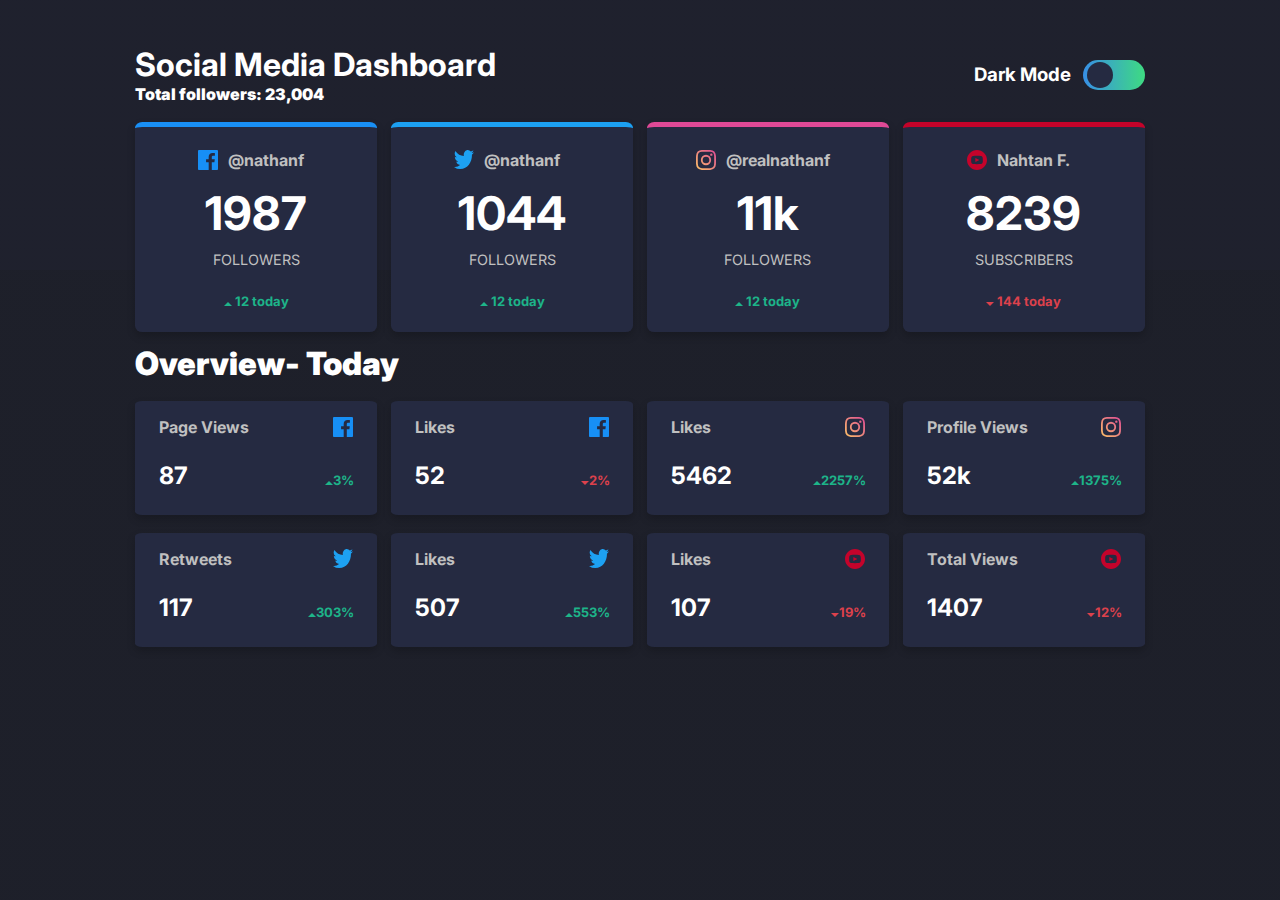
<file: index.html>
<!DOCTYPE html>
<html lang="en">
<head>
    <meta charset="UTF-8">
    <meta http-equiv="X-UA-Compatible" content="IE=edge">
    <meta name="viewport" content="width=device-width, initial-scale=1.0">
    <title>Social media dashboard</title>
    <link rel="stylesheet" href="style.css">
</head>
<body class="dark">
    <main>

        <section>
        <div class="header">
            <div class="left">
                <h1>Social Media Dashboard</h1>
                <h2>Total followers: 23,004</h2>
            </div>
            <div class="right">
                <h3>Dark Mode</h3>
                <label class="switch">
                    <input type="checkbox" id="toggler">
                    <span class="slider round"></span>
                </label>
            </div>
        </div>
      </section>

        <section>
        <div class="row">
            <div class="column">
              <div class="card one darkCard">
                <div class="tag">
                    <img src="./images/icon-facebook.svg" alt="facebook-icon">
                    <div class="name fade">@nathanf</div>
                </div>
                <h1>1987</h1>
                <div class="low fade">FOLLOWERS</div>
                <div class="low up">
                    <img src="./images/icon-up.svg" alt="upvote">
                    12 today
                </div>
              </div>
            </div>
          
            <div class="column">
                <div class="card two darkCard">
                  <div class="tag">
                      <img src="./images/icon-twitter.svg" alt="twitter-icon">
                      <div class="name fade">@nathanf</div>
                  </div>
                  <h1>1044</h1>
                  <div class="low fade">FOLLOWERS</div>
                  <div class="low up">
                      <img src="./images/icon-up.svg" alt="upvote">
                      12 today
                  </div>
                </div>
              </div>
            
              <div class="column">
                <div class="card three darkCard">
                  <div class="tag">
                      <img src="./images/icon-instagram.svg" alt="instagram-icon">
                      <div class="name fade">@realnathanf</div>
                  </div>
                  <h1>11k</h1>
                  <div class="low fade">FOLLOWERS</div>
                  <div class="low up">
                      <img src="./images/icon-up.svg" alt="upvote">
                      12 today
                  </div>
                </div>
              </div>
            
              <div class="column">
                <div class="card four darkCard">
                  <div class="tag">
                      <img src="./images/icon-youtube.svg" alt="facebook-icon">
                      <div class="name fade">Nahtan F.</div>
                  </div>
                  <h1>8239</h1>
                  <div class="low fade">SUBSCRIBERS</div>
                  <div class="low down">
                      <img src="./images/icon-down.svg" alt="downvote">
                      144 today
                  </div>
                </div>
              </div>
          </div>
        </section>


          <section>

          <div class="lower">

            <div class="header">
                <div class="left">
                    <h1><b>Overview- Today</b></h1>
                </div>
            </div>

            <div class="row">
                <div class="column">
                  <div class="card darkCard">
                    <div class="top">
                        <h4 class="fade">Page Views</h4>
                        <img src="./images/icon-facebook.svg" alt="facebook-icon">
                    </div>
                    <div class="bottom">
                        <h2 class="adjust">87</h2>
                        <div class="low up"><img src="./images/icon-up.svg" alt="upvote">3%</div>        
                    </div>
                  </div>
                </div>
              
                <div class="column">
                    <div class="card darkCard">
                      <div class="top">
                          <h4 class="fade">Likes</h4>
                          <img src="./images/icon-facebook.svg" alt="facebook-icon">
                      </div>
                      <div class="bottom">
                          <h2 class="adjust">52</h2>
                          <div class="low down"><img src="./images/icon-down.svg" alt="downvote">2%</div>        
                      </div>
                    </div>
                  </div>
                
                  <div class="column">
                    <div class="card darkCard">
                      <div class="top">
                          <h4 class="fade">Likes</h4>
                          <img src="./images/icon-instagram.svg" alt="instagram-icon">
                      </div>
                      <div class="bottom">
                          <h2 class="adjust">5462</h2>
                          <div class="low up"><img src="./images/icon-up.svg" alt="upvote">2257%</div>        
                      </div>
                    </div>
                  </div>
                
                  <div class="column">
                    <div class="card darkCard">
                      <div class="top">
                          <h4 class="fade">Profile Views</h4>
                          <img src="./images/icon-instagram.svg" alt="instagram-icon">
                      </div>
                      <div class="bottom">
                          <h2 class="adjust">52k</h2>
                          <div class="low up"><img src="./images/icon-up.svg" alt="upvote">1375%</div>        
                      </div>
                    </div>
                  </div>
              </div>
              <div class="row">
                <div class="column">
                    <div class="card darkCard">
                      <div class="top">
                          <h4 class="fade">Retweets</h4>
                          <img src="./images/icon-twitter.svg" alt="twitter-icon">
                      </div>
                      <div class="bottom">
                          <h2 class="adjust">117</h2>
                          <div class="low up"><img src="./images/icon-up.svg" alt="upvote">303%</div>        
                      </div>
                    </div>
                  </div>
              
                  <div class="column">
                    <div class="card darkCard">
                      <div class="top">
                          <h4 class="fade">Likes</h4>
                          <img src="./images/icon-twitter.svg" alt="twitter-icon">
                      </div>
                      <div class="bottom">
                          <h2 class="adjust">507</h2>
                          <div class="low up"><img src="./images/icon-up.svg" alt="">553%</div>        
                      </div>
                    </div>
                  </div>
                
                  <div class="column">
                    <div class="card darkCard">
                      <div class="top">
                          <h4 class="fade">Likes</h4>
                          <img src="./images/icon-youtube.svg" alt="youtube-icon">
                      </div>
                      <div class="bottom">
                          <h2 class="adjust">107</h2>
                          <div class="low down"><img src="./images/icon-down.svg" alt="">19%</div>        
                      </div>
                    </div>
                  </div>
                
                  <div class="column">
                    <div class="card darkCard">
                      <div class="top">
                          <h4 class="fade">Total Views</h4>
                          <img src="./images/icon-youtube.svg" alt="youtube-icon">
                      </div>
                      <div class="bottom">
                          <h2 class="adjust">1407</h2>
                          <div class="low down"><img src="./images/icon-down.svg" alt="">12%</div>        
                      </div>
                    </div>
                  </div>
              </div>
          </div>

        </section>

    </main>

    <script src="main.js"></script>
</body>
</html>
</file>
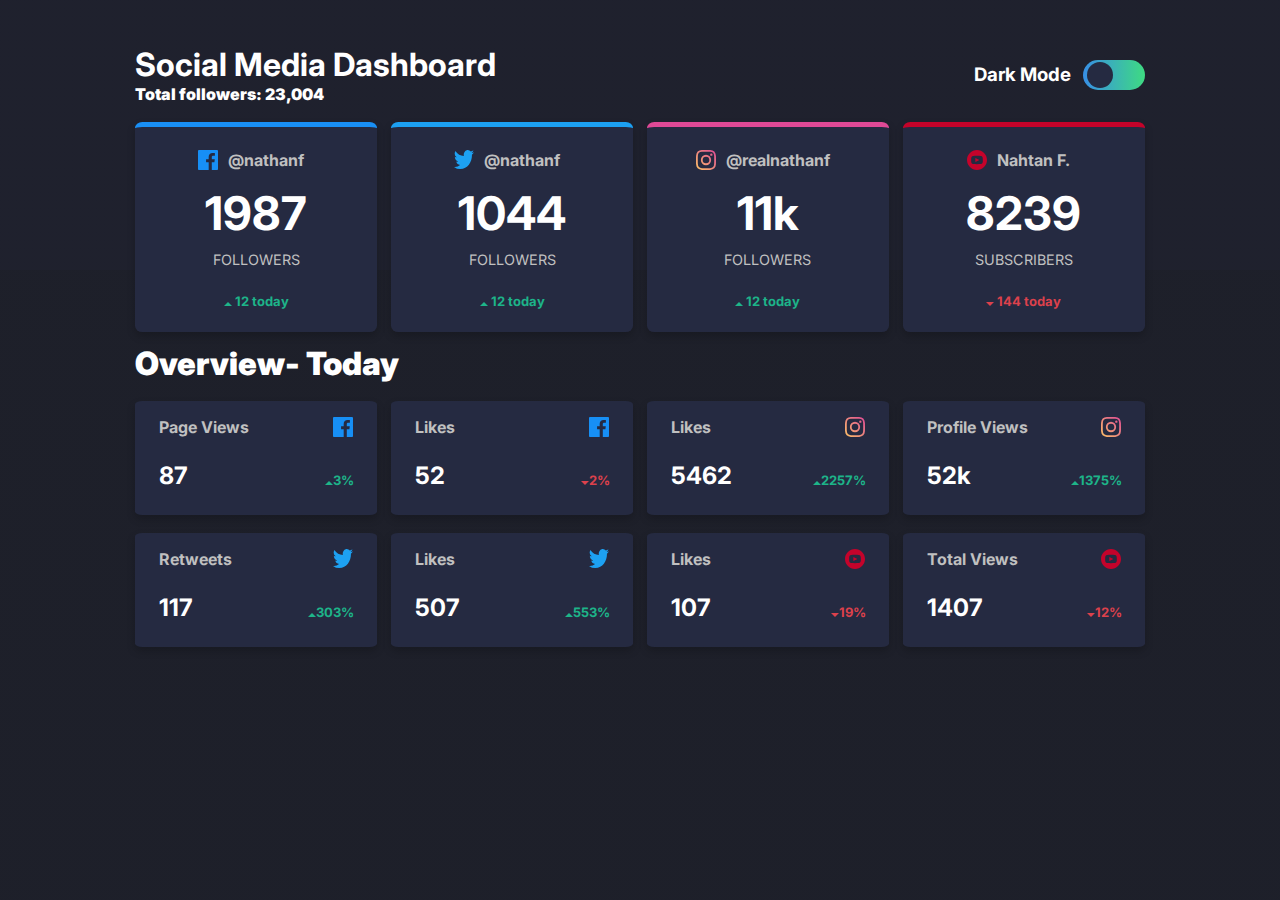
<file: main/index.html>
<!DOCTYPE html>
<html lang="en">
<head>
    <meta charset="UTF-8">
    <meta http-equiv="X-UA-Compatible" content="IE=edge">
    <meta name="viewport" content="width=device-width, initial-scale=1.0">
    <title>Social media dashboard</title>
    <link rel="stylesheet" href="style.css">
</head>
<body class="dark">
    <main>

        <section>
        <div class="header">
            <div class="left">
                <h1>Social Media Dashboard</h1>
                <h2>Total followers: 23,004</h2>
            </div>
            <div class="right">
                <h3>Dark Mode</h3>
                <label class="switch">
                    <input type="checkbox" id="toggler">
                    <span class="slider round"></span>
                </label>
            </div>
        </div>
      </section>

        <section>
        <div class="row">
            <div class="column">
              <div class="card one darkCard">
                <div class="tag">
                    <img src="../images/icon-facebook.svg" alt="facebook-icon">
                    <div class="name fade">@nathanf</div>
                </div>
                <h1>1987</h1>
                <div class="low fade">FOLLOWERS</div>
                <div class="low up">
                    <img src="../images/icon-up.svg" alt="upvote">
                    12 today
                </div>
              </div>
            </div>
          
            <div class="column">
                <div class="card two darkCard">
                  <div class="tag">
                      <img src="../images/icon-twitter.svg" alt="twitter-icon">
                      <div class="name fade">@nathanf</div>
                  </div>
                  <h1>1044</h1>
                  <div class="low fade">FOLLOWERS</div>
                  <div class="low up">
                      <img src="../images/icon-up.svg" alt="upvote">
                      12 today
                  </div>
                </div>
              </div>
            
              <div class="column">
                <div class="card three darkCard">
                  <div class="tag">
                      <img src="../images/icon-instagram.svg" alt="instagram-icon">
                      <div class="name fade">@realnathanf</div>
                  </div>
                  <h1>11k</h1>
                  <div class="low fade">FOLLOWERS</div>
                  <div class="low up">
                      <img src="../images/icon-up.svg" alt="upvote">
                      12 today
                  </div>
                </div>
              </div>
            
              <div class="column">
                <div class="card four darkCard">
                  <div class="tag">
                      <img src="../images/icon-youtube.svg" alt="facebook-icon">
                      <div class="name fade">Nahtan F.</div>
                  </div>
                  <h1>8239</h1>
                  <div class="low fade">SUBSCRIBERS</div>
                  <div class="low down">
                      <img src="../images/icon-down.svg" alt="downvote">
                      144 today
                  </div>
                </div>
              </div>
          </div>
        </section>


          <section>

          <div class="lower">

            <div class="header">
                <div class="left">
                    <h1><b>Overview- Today</b></h1>
                </div>
            </div>

            <div class="row">
                <div class="column">
                  <div class="card darkCard">
                    <div class="top">
                        <h4 class="fade">Page Views</h4>
                        <img src="../images/icon-facebook.svg" alt="facebook-icon">
                    </div>
                    <div class="bottom">
                        <h2 class="adjust">87</h2>
                        <div class="low up"><img src="../images/icon-up.svg" alt="upvote">3%</div>        
                    </div>
                  </div>
                </div>
              
                <div class="column">
                    <div class="card darkCard">
                      <div class="top">
                          <h4 class="fade">Likes</h4>
                          <img src="../images/icon-facebook.svg" alt="facebook-icon">
                      </div>
                      <div class="bottom">
                          <h2 class="adjust">52</h2>
                          <div class="low down"><img src="../images/icon-down.svg" alt="downvote">2%</div>        
                      </div>
                    </div>
                  </div>
                
                  <div class="column">
                    <div class="card darkCard">
                      <div class="top">
                          <h4 class="fade">Likes</h4>
                          <img src="../images/icon-instagram.svg" alt="instagram-icon">
                      </div>
                      <div class="bottom">
                          <h2 class="adjust">5462</h2>
                          <div class="low up"><img src="../images/icon-up.svg" alt="upvote">2257%</div>        
                      </div>
                    </div>
                  </div>
                
                  <div class="column">
                    <div class="card darkCard">
                      <div class="top">
                          <h4 class="fade">Profile Views</h4>
                          <img src="../images/icon-instagram.svg" alt="instagram-icon">
                      </div>
                      <div class="bottom">
                          <h2 class="adjust">52k</h2>
                          <div class="low up"><img src="../images/icon-up.svg" alt="upvote">1375%</div>        
                      </div>
                    </div>
                  </div>
              </div>
              <div class="row">
                <div class="column">
                    <div class="card darkCard">
                      <div class="top">
                          <h4 class="fade">Retweets</h4>
                          <img src="../images/icon-twitter.svg" alt="twitter-icon">
                      </div>
                      <div class="bottom">
                          <h2 class="adjust">117</h2>
                          <div class="low up"><img src="../images/icon-up.svg" alt="upvote">303%</div>        
                      </div>
                    </div>
                  </div>
              
                  <div class="column">
                    <div class="card darkCard">
                      <div class="top">
                          <h4 class="fade">Likes</h4>
                          <img src="../images/icon-twitter.svg" alt="twitter-icon">
                      </div>
                      <div class="bottom">
                          <h2 class="adjust">507</h2>
                          <div class="low up"><img src="../images/icon-up.svg" alt="">553%</div>        
                      </div>
                    </div>
                  </div>
                
                  <div class="column">
                    <div class="card darkCard">
                      <div class="top">
                          <h4 class="fade">Likes</h4>
                          <img src="../images/icon-youtube.svg" alt="youtube-icon">
                      </div>
                      <div class="bottom">
                          <h2 class="adjust">107</h2>
                          <div class="low down"><img src="../images/icon-down.svg" alt="">19%</div>        
                      </div>
                    </div>
                  </div>
                
                  <div class="column">
                    <div class="card darkCard">
                      <div class="top">
                          <h4 class="fade">Total Views</h4>
                          <img src="../images/icon-youtube.svg" alt="youtube-icon">
                      </div>
                      <div class="bottom">
                          <h2 class="adjust">1407</h2>
                          <div class="low down"><img src="../images/icon-down.svg" alt="">12%</div>        
                      </div>
                    </div>
                  </div>
              </div>
          </div>

        </section>

    </main>

    <script src="main.js"></script>
</body>
</html>
</file>
<file: style.css>
@import url('https://fonts.googleapis.com/css2?family=Inter&family=Poppins:wght@400;700&display=swap');

*{
    font-family: 'Inter', sans-serif;
    box-sizing: border-box;
    padding: 0;
    margin: 0;
}

/* faded color font */
.fade{
    color: #C0C0C0;
}
.notFade{
    color: hsl(228, 12%, 44%);
}

/* screen */
html{
    height: 100%;
}
body{
    margin: 5vh 15vh;
    /* background-repeat: no-repeat; */
    max-width: 1440px;
}

/* light */
.light{
    background-image: linear-gradient(hsl(225, 100%, 98%) 30%, hsl(0, 0%, 100%) 30%);
    color: hsl(230, 17%, 14%);
}
.dark{
    background-image: linear-gradient(hsl(232, 19%, 15%) 30%, hsl(230, 17%, 14%) 30%);
    color: hsl(0, 0%, 100%);
}

/* mode switch */
.switch {
    position: relative;
    display: inline-block;
    width: 62px;
    height: 30px;
}
.switch input { 
    opacity: 0;
    width: 0;
    height: 0;
} 
.slider {
    position: absolute;
    cursor: pointer;
    top: 0;
    left: 0;
    right: 0;
    bottom: 0;
    background-image: linear-gradient(to right, hsl(210, 78%, 56%),hsl(146, 68%, 55%));
    -webkit-transition: .4s;
    transition: .4s;
}
.slider:before {
    position: absolute;
    content: "";
    height: 26px;
    width: 26px;
    left: 4px;
    bottom: 2px;
    background-color: hsl(228, 28%, 20%);
    -webkit-transition: .4s;
    transition: .4s;
}
input:checked + .slider:before {
    -webkit-transform: translateX(26px);
    -ms-transform: translateX(26px);
    transform: translateX(26px);
    background-color: white;
}
   
.slider.round {
    border-radius: 30px;
}
.slider.round:before {
    border-radius: 50%;
}

/* header */
.header{
    display: flex;
    justify-content: space-between;
}

.left h2{
    font-size: medium;
    font-weight: 1000;
}
.left h1{
    font-size: xx-large;
}
.right{
    display: flex;
    margin-top: 15px;
}
.right h3{
    margin: 3px 12px;
}

/* cards */
.column {
    float: left;
    width: 23%;
  }
.row {
    display: flex;
    justify-content: space-between;
    margin-top: 1.1rem;
 }
  
  /* Responsive columns */
.header{
    height: fit-content;
}
.card{
    box-shadow: 0 4px 8px 0 rgba(0, 0, 0, 0.2);
    padding: 8px;
    text-align: center;
    border-radius: 3%;
}
/* cards toggler */
.darkCard{
    background-color: hsl(228, 28%, 20%);
}
.lightCard{
    background-color: hsl(225, 100%, 98%);
}

.tag{
    display: flex;
    justify-content: center;
    margin: 15px 0px;
}
.name{
    padding: 0px 10px;
    font-weight: bolder;
}
.card h1{
    font-size: 2.9rem;
    font-weight: bolder;
}
.low{
    padding: 10px;
    font-size: 0.9em;
}
.up{
    color: hsl(163, 72%, 41%);
    font-weight:bolder;
    font-size: small;
    margin: 5px;
}
.down{
    color: hsl(356, 69%, 56%);
    font-weight: bolder;
    font-size: small;
    margin: 5px;
}
.one{
    border-top: 5px solid hsl(208, 92%, 53%);
}
.two{
    border-top: 5px solid hsl(203, 89%, 53%);
}
.three{
    border-top: 5px solid hsl(329, 70%, 58%);
}
.four{
    border-top: 5px solid hsl(348, 97%, 39%);
}
.lower{
    margin-top: 0.8rem;
}
.lightCard:hover{
    background: hsl(227, 47%, 96%);
}
.darkCard:hover{
    background: hsl(228, 12%, 44%);
}

/* lower section CSS */
.top{
    display: flex;
    justify-content: space-between;
    margin: 0.5rem 1rem;
    font-weight: bolder;
}
.bottom{
    display: flex;
    justify-content: space-between;
    margin: 1.25rem 0rem 0.25rem 1rem;
}
.adjust{
    padding-top: 0.25rem;
}
.up .down{
    justify-self: right;
}

@media screen and (max-width: 1300px) {
    .column{
        width: 24%;
    }
}
@media screen and (max-width: 1200px) {
    body{
        margin: 4vh 8vh;
    }
}
@media screen and (max-width: 1100px){
    .card h1{
        font-size: 2rem;
    }
}
@media screen and (max-width: 1000px) {
    .adjust{
        font-size: 1rem;
    }
}
@media screen and (max-width: 800px) {
    .row{
        flex-direction: column;
    }   
    .column{
        width: 100%;
        margin: 1rem 0rem;
    }
    .right{
        display: flex;
        justify-content: space-between;
    }
}
@media screen and (max-width: 700px){
    .header{
        flex-direction: column;
    }
    body{
        margin: 4vh 4vh;
    }
    .right{
        margin-top: 1.75rem;
        width: 100%;
    }
    .switch{
        float: right;
    }
}
</file>
<file: main/style.css>
@import url('https://fonts.googleapis.com/css2?family=Inter&family=Poppins:wght@400;700&display=swap');

*{
    font-family: 'Inter', sans-serif;
    box-sizing: border-box;
    padding: 0;
    margin: 0;
}

/* faded color font */
.fade{
    color: #C0C0C0;
}
.notFade{
    color: hsl(228, 12%, 44%);
}

/* screen */
html{
    height: 100%;
}
body{
    margin: 5vh 15vh;
    /* background-repeat: no-repeat; */
    max-width: 1440px;
}

/* light */
.light{
    background-image: linear-gradient(hsl(225, 100%, 98%) 30%, hsl(0, 0%, 100%) 30%);
    color: hsl(230, 17%, 14%);
}
.dark{
    background-image: linear-gradient(hsl(232, 19%, 15%) 30%, hsl(230, 17%, 14%) 30%);
    color: hsl(0, 0%, 100%);
}

/* mode switch */
.switch {
    position: relative;
    display: inline-block;
    width: 62px;
    height: 30px;
}
.switch input { 
    opacity: 0;
    width: 0;
    height: 0;
} 
.slider {
    position: absolute;
    cursor: pointer;
    top: 0;
    left: 0;
    right: 0;
    bottom: 0;
    background-image: linear-gradient(to right, hsl(210, 78%, 56%),hsl(146, 68%, 55%));
    -webkit-transition: .4s;
    transition: .4s;
}
.slider:before {
    position: absolute;
    content: "";
    height: 26px;
    width: 26px;
    left: 4px;
    bottom: 2px;
    background-color: hsl(228, 28%, 20%);
    -webkit-transition: .4s;
    transition: .4s;
}
input:checked + .slider:before {
    -webkit-transform: translateX(26px);
    -ms-transform: translateX(26px);
    transform: translateX(26px);
    background-color: white;
}
   
.slider.round {
    border-radius: 30px;
}
.slider.round:before {
    border-radius: 50%;
}

/* header */
.header{
    display: flex;
    justify-content: space-between;
}

.left h2{
    font-size: medium;
    font-weight: 1000;
}
.left h1{
    font-size: xx-large;
}
.right{
    display: flex;
    margin-top: 15px;
}
.right h3{
    margin: 3px 12px;
}

/* cards */
.column {
    float: left;
    width: 23%;
  }
.row {
    display: flex;
    justify-content: space-between;
    margin-top: 1.1rem;
 }
  
  /* Responsive columns */
.header{
    height: fit-content;
}
.card{
    box-shadow: 0 4px 8px 0 rgba(0, 0, 0, 0.2);
    padding: 8px;
    text-align: center;
    border-radius: 3%;
}
/* cards toggler */
.darkCard{
    background-color: hsl(228, 28%, 20%);
}
.lightCard{
    background-color: hsl(225, 100%, 98%);
}

.tag{
    display: flex;
    justify-content: center;
    margin: 15px 0px;
}
.name{
    padding: 0px 10px;
    font-weight: bolder;
}
.card h1{
    font-size: 2.9rem;
    font-weight: bolder;
}
.low{
    padding: 10px;
    font-size: 0.9em;
}
.up{
    color: hsl(163, 72%, 41%);
    font-weight:bolder;
    font-size: small;
    margin: 5px;
}
.down{
    color: hsl(356, 69%, 56%);
    font-weight: bolder;
    font-size: small;
    margin: 5px;
}
.one{
    border-top: 5px solid hsl(208, 92%, 53%);
}
.two{
    border-top: 5px solid hsl(203, 89%, 53%);
}
.three{
    border-top: 5px solid hsl(329, 70%, 58%);
}
.four{
    border-top: 5px solid hsl(348, 97%, 39%);
}
.lower{
    margin-top: 0.8rem;
}
.lightCard:hover{
    background: hsl(227, 47%, 96%);
}
.darkCard:hover{
    background: hsl(228, 12%, 44%);
}

/* lower section CSS */
.top{
    display: flex;
    justify-content: space-between;
    margin: 0.5rem 1rem;
    font-weight: bolder;
}
.bottom{
    display: flex;
    justify-content: space-between;
    margin: 1.25rem 0rem 0.25rem 1rem;
}
.adjust{
    padding-top: 0.25rem;
}
.up .down{
    justify-self: right;
}

@media screen and (max-width: 1300px) {
    .column{
        width: 24%;
    }
}
@media screen and (max-width: 1200px) {
    body{
        margin: 4vh 8vh;
    }
}
@media screen and (max-width: 1100px){
    .card h1{
        font-size: 2rem;
    }
}
@media screen and (max-width: 1000px) {
    .adjust{
        font-size: 1rem;
    }
}
@media screen and (max-width: 800px) {
    .row{
        flex-direction: column;
    }   
    .column{
        width: 100%;
        margin: 1rem 0rem;
    }
    .right{
        display: flex;
        justify-content: space-between;
    }
}
@media screen and (max-width: 700px){
    .header{
        flex-direction: column;
    }
    body{
        margin: 4vh 4vh;
    }
    .right{
        margin-top: 1.75rem;
        width: 100%;
    }
    .switch{
        float: right;
    }
}
</file>
